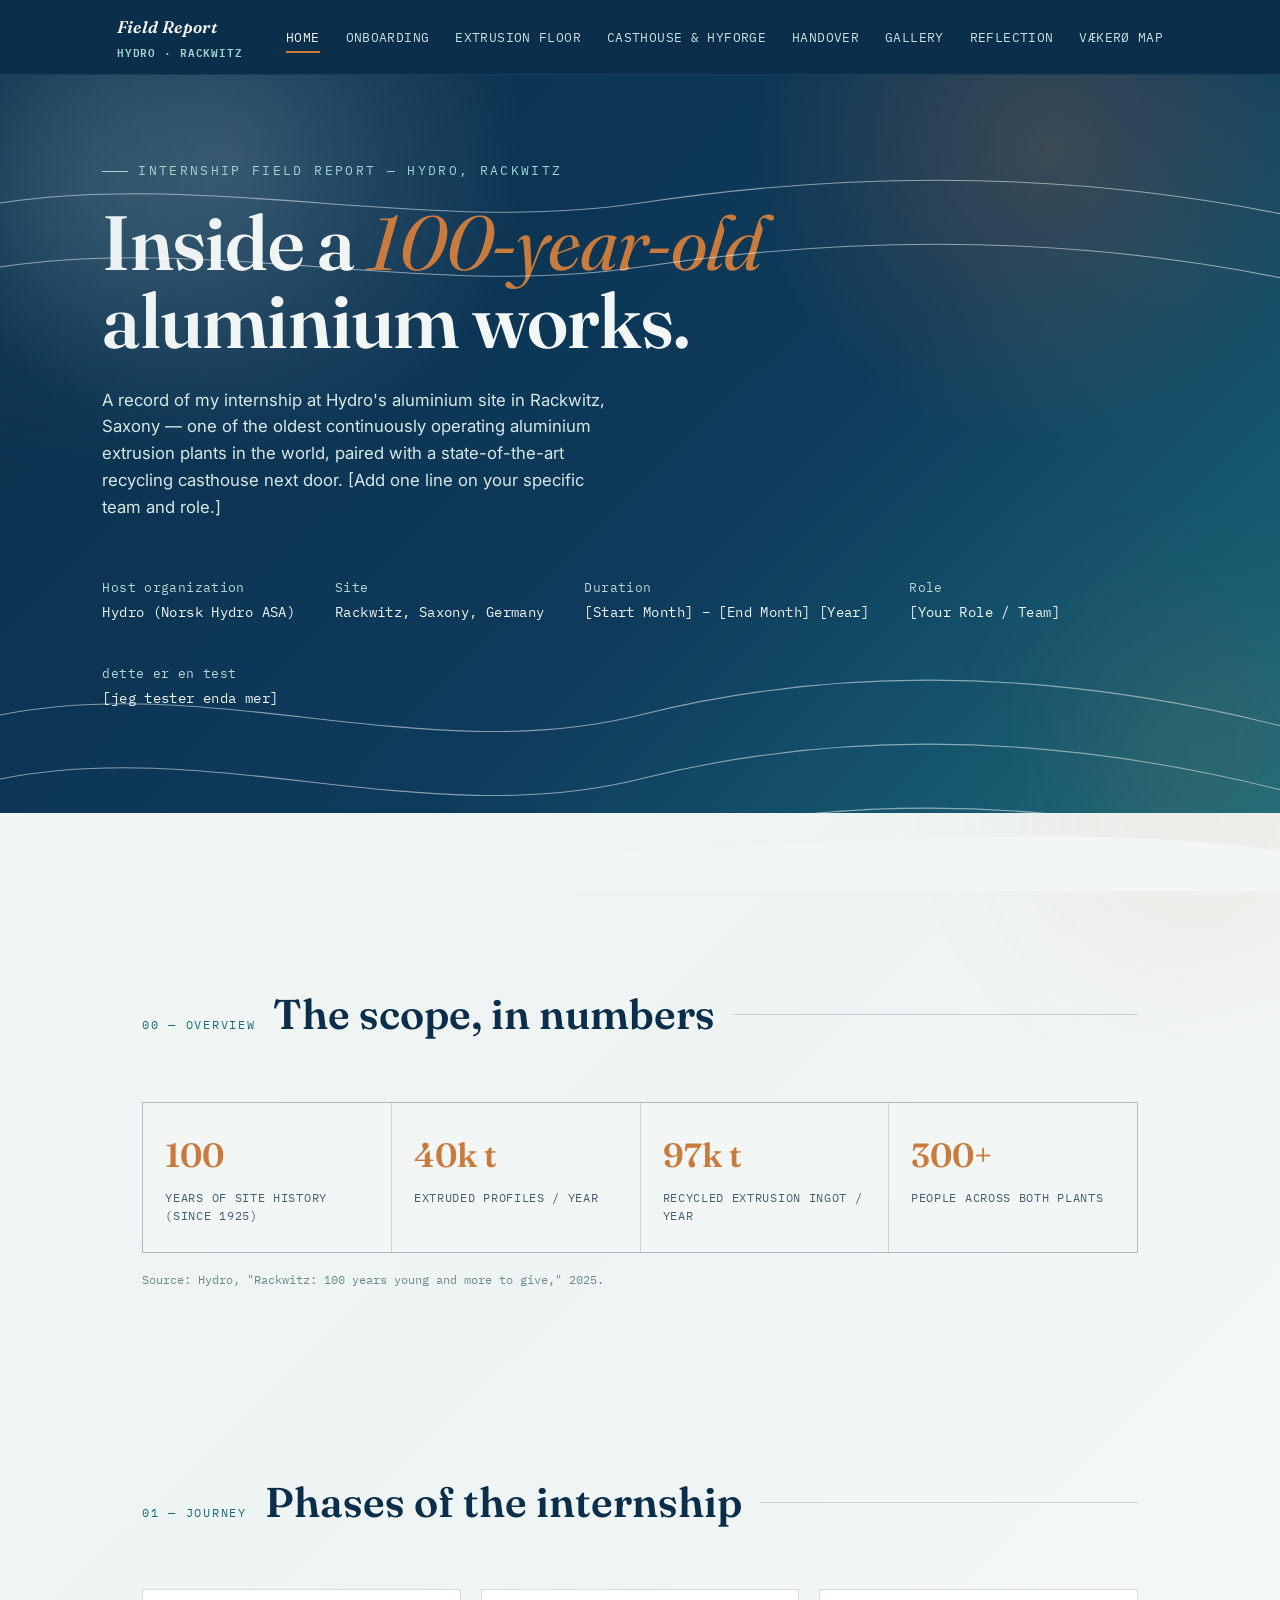
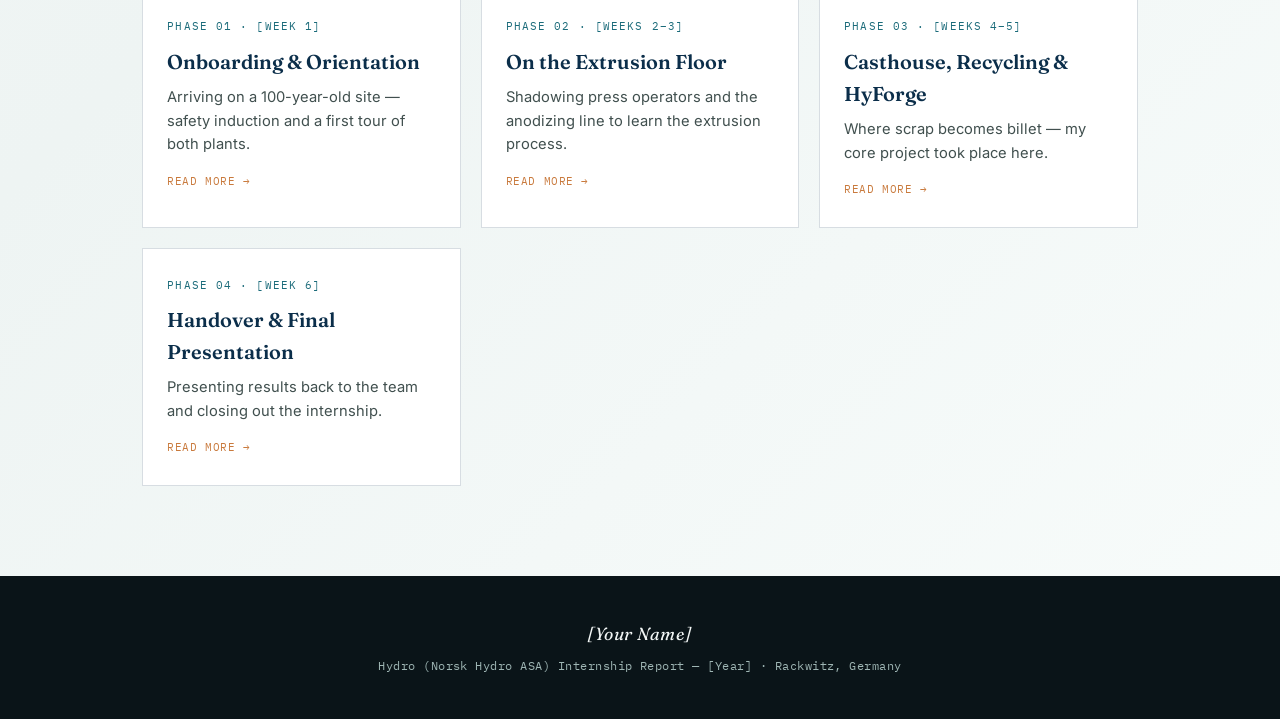
<file: index.html>
<!DOCTYPE html>
<html lang="en">
<head>
<meta charset="UTF-8">
<meta name="viewport" content="width=device-width, initial-scale=1.0">
<title>Hydro Internship — Rackwitz Field Report</title>
<link rel="preconnect" href="https://fonts.googleapis.com">
<link href="https://fonts.googleapis.com/css2?family=Fraunces:opsz,wght@9..144,400;9..144,500;9..144,600;9..144,700&family=Inter:wght@400;500;600&family=IBM+Plex+Mono:wght@400;500&display=swap" rel="stylesheet">
<link rel="stylesheet" href="assets/style.css">
</head>
<body>

<nav class="site-nav">
  <div class="nav-inner">
    <a class="nav-brand" href="index.html">Field Report<span>Hydro · Rackwitz</span></a>
    <button class="nav-toggle" aria-label="Toggle menu"></button>
    <ul class="nav-links">
      <li><a href="index.html" class="active">Home</a></li>
      <li><a href="phases/onboarding.html">Onboarding</a></li>
      <li><a href="phases/extrusion.html">Extrusion Floor</a></li>
      <li><a href="phases/casthouse.html">Casthouse &amp; HyForge</a></li>
      <li><a href="phases/handover.html">Handover</a></li>
      <li><a href="gallery.html">Gallery</a></li>
      <li><a href="reflection.html">Reflection</a></li>
      <li><a href="vaekero-map.html">Vækerø map</a></li>
    </ul>
  </div>
</nav>

<header class="hero">
  <svg class="contours" viewBox="0 0 1200 800" preserveAspectRatio="none" xmlns="http://www.w3.org/2000/svg">
    <path d="M0,600 C 200,560 400,650 600,600 S 1000,560 1200,610" stroke="#ffffff" stroke-width="1" fill="none"/>
    <path d="M0,660 C 200,620 400,710 600,660 S 1000,620 1200,670" stroke="#ffffff" stroke-width="1" fill="none"/>
    <path d="M0,720 C 200,680 400,770 600,720 S 1000,680 1200,730" stroke="#ffffff" stroke-width="1" fill="none"/>
    <path d="M0,120 C 200,90 400,150 600,120 S 1000,90 1200,130" stroke="#ffffff" stroke-width="1" fill="none"/>
    <path d="M0,180 C 200,150 400,210 600,180 S 1000,150 1200,190" stroke="#ffffff" stroke-width="1" fill="none"/>
  </svg>
  <div class="eyebrow">Internship Field Report — Hydro, Rackwitz</div>
  <h1>Inside a <em>100-year-old</em> aluminium works.</h1>
  <p class="sub">A record of my internship at Hydro's aluminium site in Rackwitz, Saxony — one of the oldest continuously operating aluminium extrusion plants in the world, paired with a state-of-the-art recycling casthouse next door. [Add one line on your specific team and role.]</p>
  <div class="meta">
    <div>Host organization<span>Hydro (Norsk Hydro ASA)</span></div>
    <div>Site<span>Rackwitz, Saxony, Germany</span></div>
    <div>Duration<span>[Start Month] – [End Month] [Year]</span></div>
    <div>Role<span>[Your Role / Team]</span></div>
    <div>dette er en test<span>[jeg tester enda mer]</span></div>
  </div>
</header>
<svg class="wave" viewBox="0 0 1200 80" preserveAspectRatio="none" xmlns="http://www.w3.org/2000/svg">
  <path d="M0,40 C 300,90 900,-10 1200,40 L1200,80 L0,80 Z" fill="#F2F6F5"/>
</svg>

<section id="overview">
  <div class="section-head">
    <span class="tag">00 — Overview</span>
    <h2>The scope, in numbers</h2>
  </div>
  <div class="stats">
    <div class="stat"><div class="num">100</div><div class="label">Years of site history (since 1925)</div></div>
    <div class="stat"><div class="num">40k t</div><div class="label">Extruded profiles / year</div></div>
    <div class="stat"><div class="num">97k t</div><div class="label">Recycled extrusion ingot / year</div></div>
    <div class="stat"><div class="num">300+</div><div class="label">People across both plants</div></div>
  </div>
  <p style="margin-top:18px; font-family:var(--mono); font-size:11.5px; color:#6b8b90;">Source: Hydro, "Rackwitz: 100 years young and more to give," 2025.</p>
</section>

<section id="phases">
  <div class="section-head">
    <span class="tag">01 — Journey</span>
    <h2>Phases of the internship</h2>
  </div>
  <div class="phase-cards">
    <a class="phase-card" href="phases/onboarding.html">
      <div class="pnum">PHASE 01 · [WEEK 1]</div>
      <h3>Onboarding &amp; Orientation</h3>
      <p>Arriving on a 100-year-old site — safety induction and a first tour of both plants.</p>
      <div class="go">Read more →</div>
    </a>
    <a class="phase-card" href="phases/extrusion.html">
      <div class="pnum">PHASE 02 · [WEEKS 2–3]</div>
      <h3>On the Extrusion Floor</h3>
      <p>Shadowing press operators and the anodizing line to learn the extrusion process.</p>
      <div class="go">Read more →</div>
    </a>
    <a class="phase-card" href="phases/casthouse.html">
      <div class="pnum">PHASE 03 · [WEEKS 4–5]</div>
      <h3>Casthouse, Recycling &amp; HyForge</h3>
      <p>Where scrap becomes billet — my core project took place here.</p>
      <div class="go">Read more →</div>
    </a>
    <a class="phase-card" href="phases/handover.html">
      <div class="pnum">PHASE 04 · [WEEK 6]</div>
      <h3>Handover &amp; Final Presentation</h3>
      <p>Presenting results back to the team and closing out the internship.</p>
      <div class="go">Read more →</div>
    </a>
  </div>
</section>

<footer>
  <div class="name">[Your Name]</div>
  Hydro (Norsk Hydro ASA) Internship Report — [Year] · Rackwitz, Germany
</footer>

<script src="assets/nav.js"></script>
</body>
</html>
</file>
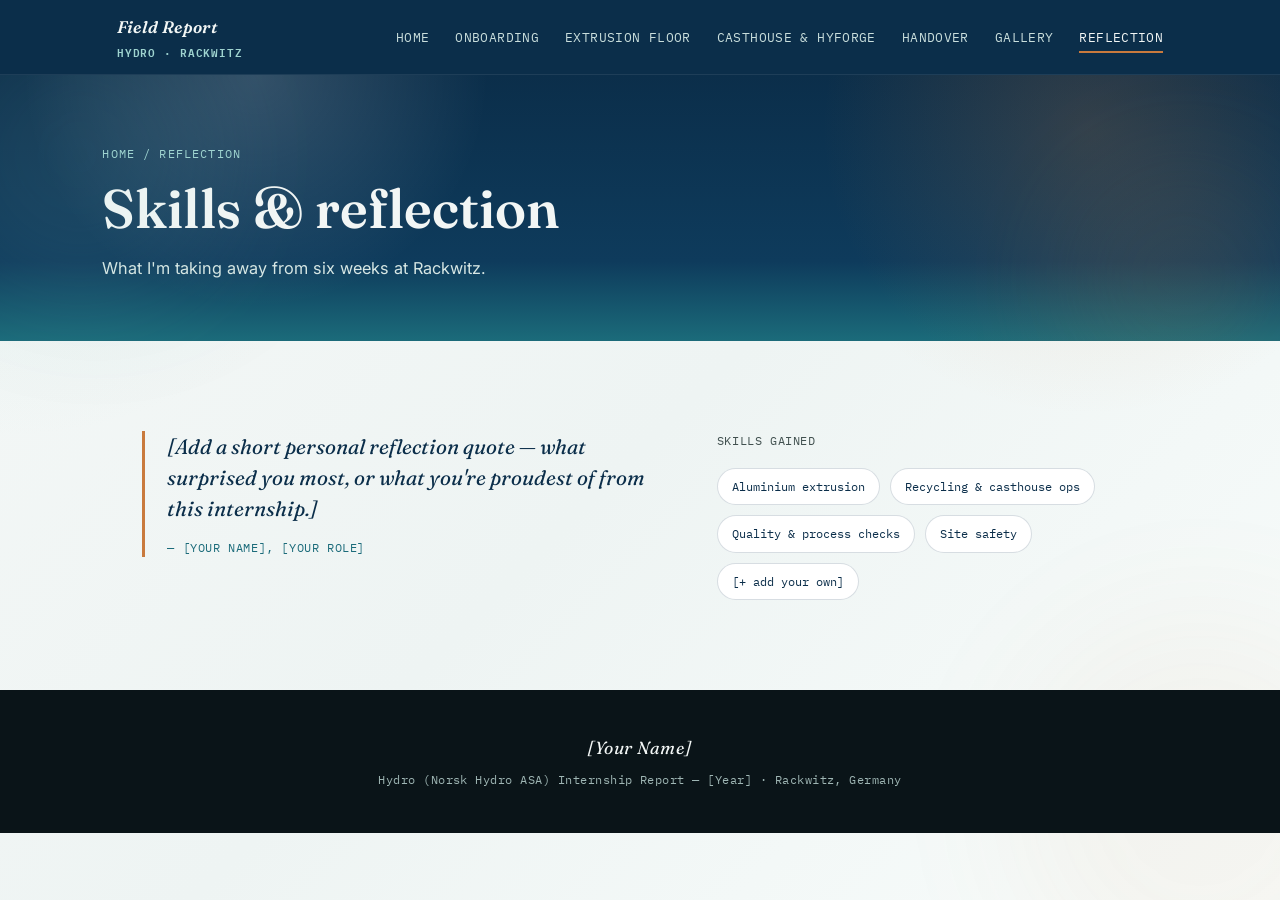
<file: reflection.html>
<!DOCTYPE html>
<html lang="en">
<head>
<meta charset="UTF-8">
<meta name="viewport" content="width=device-width, initial-scale=1.0">
<title>Reflection &amp; Skills — Hydro Internship</title>
<link rel="preconnect" href="https://fonts.googleapis.com">
<link href="https://fonts.googleapis.com/css2?family=Fraunces:opsz,wght@9..144,400;9..144,500;9..144,600;9..144,700&family=Inter:wght@400;500;600&family=IBM+Plex+Mono:wght@400;500&display=swap" rel="stylesheet">
<link rel="stylesheet" href="assets/style.css">
</head>
<body>

<nav class="site-nav">
  <div class="nav-inner">
    <a class="nav-brand" href="index.html">Field Report<span>Hydro · Rackwitz</span></a>
    <button class="nav-toggle" aria-label="Toggle menu"></button>
    <ul class="nav-links">
      <li><a href="index.html">Home</a></li>
      <li><a href="phases/onboarding.html">Onboarding</a></li>
      <li><a href="phases/extrusion.html">Extrusion Floor</a></li>
      <li><a href="phases/casthouse.html">Casthouse &amp; HyForge</a></li>
      <li><a href="phases/handover.html">Handover</a></li>
      <li><a href="gallery.html">Gallery</a></li>
      <li><a href="reflection.html" class="active">Reflection</a></li>
    </ul>
  </div>
</nav>

<header class="page-hero">
  <div class="crumb"><a href="index.html">Home</a> / Reflection</div>
  <h1>Skills &amp; reflection</h1>
  <p>What I'm taking away from six weeks at Rackwitz.</p>
</header>

<section>
  <div class="grid-two">
    <div>
      <blockquote>
        [Add a short personal reflection quote — what surprised you most, or what you're proudest of from this internship.]
        <cite>— [Your Name], [Your Role]</cite>
      </blockquote>
    </div>
    <div>
      <p style="color:#41504f; margin-bottom:6px; font-family:var(--mono); font-size:12px; text-transform:uppercase; letter-spacing:.05em;">Skills gained</p>
      <div class="chips">
        <span class="chip">Aluminium extrusion</span>
        <span class="chip">Recycling &amp; casthouse ops</span>
        <span class="chip">Quality &amp; process checks</span>
        <span class="chip">Site safety</span>
        <span class="chip">[+ add your own]</span>
      </div>
    </div>
  </div>
</section>

<footer>
  <div class="name">[Your Name]</div>
  Hydro (Norsk Hydro ASA) Internship Report — [Year] · Rackwitz, Germany
</footer>

<script src="assets/nav.js"></script>
</body>
</html>
</file>
<file: assets/style.css>
/* ===========================================================
   Hydro / Rackwitz Internship Site — shared stylesheet
   =========================================================== */

:root{
  --deep: #0B2E4A;
  --teal: #1B6B7A;
  --foam: #F2F6F5;
  --copper: #C97A3D;
  --ink: #0A1418;
  --line: rgba(11,46,74,0.16);
  --mono: 'IBM Plex Mono', monospace;
  --display: 'Fraunces', serif;
  --body: 'Inter', sans-serif;
}
*{ box-sizing:border-box; margin:0; padding:0; }
html{ scroll-behavior:smooth; }
body{
  font-family: var(--body);
  background:
    radial-gradient(circle at top left, rgba(159,212,208,0.24), transparent 28%),
    radial-gradient(circle at 85% 10%, rgba(201,122,61,0.16), transparent 24%),
    linear-gradient(135deg, #f5f8f7 0%, #eef4f3 50%, #f8fcfb 100%);
  color: var(--ink);
  line-height:1.6;
  min-height:100vh;
}
body::before,
body::after{
  content:'';
  position:fixed;
  inset:auto;
  width:24rem; height:24rem;
  border-radius:50%;
  filter:blur(70px);
  opacity:.25;
  pointer-events:none;
  z-index:-1;
  animation: drift 20s ease-in-out infinite alternate;
}
body::before{
  top:-5rem; left:-6rem;
  background: rgba(27,107,122,0.28);
}
body::after{
  right:-7rem; bottom:-6rem;
  background: rgba(201,122,61,0.22);
  animation-duration:24s;
}
::selection{ background: var(--copper); color: var(--foam); }
img{ max-width:100%; display:block; }
a{ color: inherit; }

/* ---------------- NAV ---------------- */
.site-nav{
  position: sticky; top:0; z-index: 50;
  background: var(--deep);
  color: var(--foam);
  border-bottom: 1px solid rgba(255,255,255,0.08);
}
.nav-inner{
  max-width: 1200px; margin: 0 auto;
  display:flex; align-items:center; justify-content: space-between;
  padding: 14px 6vw;
}
.nav-brand{
  font-family: var(--display); font-style: italic; font-weight:600;
  font-size: 1.05rem; letter-spacing: .01em; white-space:nowrap;
  text-decoration:none; color: var(--foam);
}
.nav-brand span{ color:#9FD4D0; font-family: var(--mono); font-style:normal; font-size:11px; display:block; letter-spacing:.08em; text-transform:uppercase; margin-top:2px;}
.nav-links{
  display:flex; gap: 26px; list-style:none;
  font-family: var(--mono); font-size: 12.5px; letter-spacing:.03em; text-transform:uppercase;
}
.nav-links a{
  text-decoration:none; color: #C9DEDC; padding: 6px 0; border-bottom: 2px solid transparent;
  transition: color .15s ease, border-color .15s ease;
}
.nav-links a:hover{ color: var(--foam); }
.nav-links a.active{ color: var(--foam); border-bottom-color: var(--copper); }
.nav-toggle{
  display:none; background:none; border:none; cursor:pointer; padding:6px;
}
.nav-toggle span, .nav-toggle::before, .nav-toggle::after{ content:''; display:block; width:22px; height:2px; background: var(--foam); margin:5px 0; }

@media (max-width: 860px){
  .nav-toggle{ display:block; }
  .nav-links{
    position:absolute; top: 100%; left:0; right:0;
    background: var(--deep); flex-direction:column; gap:0;
    max-height:0; overflow:hidden; transition: max-height .25s ease;
    border-bottom: 1px solid rgba(255,255,255,0.08);
  }
  .nav-links.open{ max-height: 420px; }
  .nav-links a{ display:block; padding: 14px 6vw; border-bottom:1px solid rgba(255,255,255,0.06); }
  .nav-links a.active{ border-bottom-color: rgba(255,255,255,0.06); border-left: 3px solid var(--copper); padding-left: calc(6vw - 3px); }
}

/* ---------------- PAGE HERO (subpages) ---------------- */
.page-hero{
  position:relative;
  overflow:hidden;
  background:
    radial-gradient(circle at 20% 0%, rgba(255,255,255,0.16), transparent 22%),
    radial-gradient(circle at 85% 20%, rgba(201,122,61,0.2), transparent 24%),
    linear-gradient(180deg, var(--deep) 0%, #0E3B5C 70%, var(--teal) 100%);
  color: var(--foam);
  padding: 70px 8vw 60px;
  isolation:isolate;
}
.page-hero::before,
.page-hero::after{
  content:'';
  position:absolute; inset:auto;
  border-radius:50%; filter:blur(60px); opacity:.45; pointer-events:none;
  animation: drift 16s ease-in-out infinite alternate;
}
.page-hero::before{
  width:18rem; height:18rem; background: rgba(159,212,208,0.22); top:-4rem; left:-4rem;
}
.page-hero::after{
  width:16rem; height:16rem; background: rgba(201,122,61,0.22); bottom:-4rem; right:-2rem; animation-duration:20s;
}
.page-hero .crumb{
  font-family: var(--mono); font-size:11.5px; letter-spacing:.1em; text-transform:uppercase;
  color:#9FD4D0; margin-bottom: 16px;
}
.page-hero .crumb a{ text-decoration:none; color:#9FD4D0; }
.page-hero .crumb a:hover{ text-decoration:underline; }
.page-hero h1{
  font-family: var(--display); font-weight:600; font-size: clamp(2rem,4.5vw,3.4rem); max-width: 18ch; line-height:1.05;
}
.page-hero p{ margin-top:18px; max-width:60ch; color:#D7E7E4; font-size:1.02rem; }
.phase-when{
  display:inline-block; margin-top:22px; font-family: var(--mono); font-size:11.5px;
  color: var(--copper); background: rgba(201,122,61,0.15); border:1px solid rgba(201,122,61,0.4);
  padding: 6px 14px; border-radius: 20px; letter-spacing:.04em; text-transform:uppercase;
}

/* ---------------- HOME HERO ---------------- */
.hero{
  position:relative; min-height: 82vh;
  background:
    radial-gradient(circle at 18% 12%, rgba(255,255,255,0.16), transparent 24%),
    radial-gradient(circle at 82% 10%, rgba(201,122,61,0.24), transparent 24%),
    linear-gradient(135deg, var(--deep) 0%, #0E3B5C 58%, var(--teal) 100%);
  color: var(--foam); overflow:hidden;
  display:flex; flex-direction:column; justify-content:center;
  padding: 8vh 8vw 10vh;
  isolation:isolate;
}
.hero::before,
.hero::after{
  content:'';
  position:absolute; inset:auto;
  border-radius:50%; filter:blur(70px); opacity:.8; pointer-events:none;
  animation: drift 18s ease-in-out infinite alternate;
}
.hero::before{
  width:30rem; height:30rem; background: radial-gradient(circle, rgba(159,212,208,0.3) 0%, rgba(159,212,208,0.08) 38%, transparent 72%);
  top:-8rem; left:-10rem;
}
.hero::after{
  width:26rem; height:26rem; background: radial-gradient(circle, rgba(201,122,61,0.28) 0%, rgba(201,122,61,0.08) 34%, transparent 70%);
  bottom:-9rem; right:-8rem; animation-duration:22s;
}
.hero .contours{ position:absolute; inset:0; opacity:.5; pointer-events:none; mix-blend-mode:screen; }
.hero .contours path{ animation: sweep 12s ease-in-out infinite alternate; transform-origin:center; }
.hero .eyebrow{
  font-family: var(--mono); font-size: 13px; letter-spacing: .18em; text-transform: uppercase;
  color: #9FD4D0; margin-bottom: 22px; display:flex; align-items:center; gap:10px;
}
.hero .eyebrow::before{ content:''; width:26px; height:1px; background:#9FD4D0; display:inline-block; }
.hero h1{
  font-family: var(--display); font-weight: 600; font-size: clamp(2.6rem, 6vw, 5.2rem);
  line-height: 1.02; max-width: 14ch; letter-spacing: -0.01em;
}
.hero h1 em{ font-style: italic; font-weight: 400; color: var(--copper); }
.hero .sub{ margin-top: 26px; max-width: 46ch; font-size: 1.05rem; color: #D7E7E4; }
.hero .meta{ margin-top: 56px; display:flex; flex-wrap:wrap; gap: 40px; font-family: var(--mono); font-size: 12.5px; color: #B9D6D2; letter-spacing:.03em; }
.hero .meta div span{ display:block; color: var(--foam); font-size: 14px; margin-top: 4px; }

.wave{ display:block; width:100%; height:80px; margin-top:-2px; }

/* ---------------- SECTIONS ---------------- */
section{ padding: 90px 8vw; max-width: 1200px; margin: 0 auto; }
.section-head{ display:flex; align-items:baseline; gap:18px; margin-bottom: 54px; }
.section-head .tag{ font-family: var(--mono); font-size:12px; letter-spacing:.14em; color: var(--teal); text-transform:uppercase; white-space:nowrap; }
.section-head h2{ font-family: var(--display); font-weight:600; font-size: clamp(1.8rem, 3.4vw, 2.6rem); color: var(--deep); }
.section-head::after{ content:''; flex:1; height:1px; background: var(--line); align-self:center; }

/* ---------------- STATS ---------------- */
.stats{ display:grid; grid-template-columns: repeat(4,1fr); gap: 1px; background: var(--line); border:1px solid var(--line); margin-bottom: 10px; }
.stat{ background: var(--foam); padding: 26px 22px; }
.stat .num{ font-family: var(--display); font-size: 2.1rem; color: var(--copper); font-weight:600;}
.stat .label{ font-family: var(--mono); font-size: 11.5px; color: var(--deep); opacity:.75; text-transform:uppercase; letter-spacing:.06em; margin-top:6px;}

/* ---------------- PHASE INDEX CARDS (on homepage) ---------------- */
.phase-cards{ display:grid; grid-template-columns: repeat(auto-fit, minmax(240px,1fr)); gap: 20px; }
.phase-card{
  display:block; text-decoration:none; color:inherit;
  border:1px solid var(--line); background:white; padding: 28px 24px;
  transition: transform .15s ease, box-shadow .15s ease, border-color .15s ease;
  position:relative; overflow:hidden;
}
.phase-card:hover{ transform: translateY(-3px); box-shadow: 0 12px 30px rgba(11,46,74,0.12); border-color: var(--teal); }
.phase-card .pnum{ font-family: var(--mono); font-size:11px; color: var(--teal); letter-spacing:.1em; }
.phase-card h3{ font-family: var(--display); font-weight:600; font-size:1.25rem; margin: 10px 0 8px; color: var(--deep); }
.phase-card p{ color:#41504f; font-size:.92rem; }
.phase-card .go{ margin-top:16px; font-family: var(--mono); font-size:11px; color: var(--copper); text-transform:uppercase; letter-spacing:.05em; }

/* ---------------- MEDIA SLOTS ---------------- */
.media-row{ display:grid; grid-template-columns: repeat(auto-fit,minmax(240px,1fr)); gap: 16px; margin-top:22px;}
.media-slot{
  aspect-ratio: 4/3; border: 1.5px dashed var(--teal); border-radius: 4px;
  background: rgba(27,107,122,0.05);
  display:flex; flex-direction:column; align-items:center; justify-content:center;
  text-align:center; color: var(--teal); font-family: var(--mono); font-size:11.5px;
  padding: 14px; gap:8px;
}
.media-slot.video{ aspect-ratio:16/9; }
.media-slot svg{ width:26px; height:26px; opacity:.8; }
.media-slot small{ color:#6b8b90; font-size:10.5px; line-height:1.4; }
.media-slot.filled{ border-style:solid; padding:0; overflow:hidden; }
.media-slot.filled img, .media-slot.filled video{ width:100%; height:100%; object-fit:cover; display:block; }
.media-slot.filled iframe{ width:100%; height:100%; display:block; border:0; }
.caption{ font-family: var(--mono); font-size:10.5px; color:#6b8b90; margin-top:10px; display:block; }

/* ---------------- GALLERY ---------------- */
.gallery{ display:grid; grid-template-columns: repeat(3,1fr); gap: 14px; }
.gallery .media-slot{ aspect-ratio:1/1; }
.gallery .media-slot.wide{ grid-column: span 2; grid-row: span 2; aspect-ratio:auto; }

/* ---------------- BODY CONTENT ON PHASE PAGES ---------------- */
.phase-body{ max-width: 760px; }
.phase-body p{ color:#41504f; margin-bottom:18px; }
.phase-body ul{ margin: 0 0 24px 18px; color:#41504f; }
.phase-body ul li{ margin-bottom:8px; }
.phase-nav{
  display:flex; justify-content:space-between; gap:20px; margin-top:70px;
  padding-top:30px; border-top:1px solid var(--line); font-family: var(--mono); font-size:12.5px;
}
.phase-nav a{ text-decoration:none; color: var(--deep); }
.phase-nav a:hover{ color: var(--teal); }
.phase-nav .dir{ display:block; font-size:10.5px; color:#6b8b90; text-transform:uppercase; letter-spacing:.06em; margin-bottom:4px; }

/* ---------------- MISC ---------------- */
.grid-two{ display:grid; grid-template-columns: 1.1fr .9fr; gap: 60px; align-items:start; }
.chips{ display:flex; flex-wrap:wrap; gap:10px; margin-top:18px; }
.chip{ font-family: var(--mono); font-size:12px; padding:8px 14px; border:1px solid var(--line); border-radius:20px; color:var(--deep); background: white; }
blockquote{ font-family: var(--display); font-style:italic; font-size:1.3rem; color: var(--deep); border-left: 3px solid var(--copper); padding-left: 22px; line-height:1.5; }
blockquote cite{ display:block; margin-top:14px; font-family: var(--mono); font-style:normal; font-size:12px; color:var(--teal); text-transform:uppercase; letter-spacing:.05em; }

footer{ background: var(--ink); color:#9FB6B4; padding: 44px 8vw; text-align:center; font-family: var(--mono); font-size:12px; letter-spacing:.04em; }
footer .name{ color: var(--foam); font-family: var(--display); font-size:1.1rem; font-style:italic; margin-bottom:8px; }

@keyframes drift{
  0%{ transform: translate3d(0,0,0) scale(1); }
  100%{ transform: translate3d(2.2rem,-1.2rem,0) scale(1.08); }
}

@keyframes sweep{
  0%{ opacity:.45; transform: translateX(-2px); }
  100%{ opacity:.85; transform: translateX(2px); }
}

@media (max-width: 760px){
  .stats{ grid-template-columns: repeat(2,1fr); }
  .grid-two{ grid-template-columns: 1fr; }
  .gallery{ grid-template-columns: repeat(2,1fr); }
  .gallery .media-slot.wide{ grid-column: span 2; }
  section{ padding: 60px 6vw; }
  .page-hero{ padding: 50px 6vw 40px; }
}

@media (prefers-reduced-motion: reduce){
  html{ scroll-behavior:auto; }
  body::before,
  body::after,
  .page-hero::before,
  .page-hero::after,
  .hero::before,
  .hero::after,
  .hero .contours path{ animation:none; }
}
</file>
